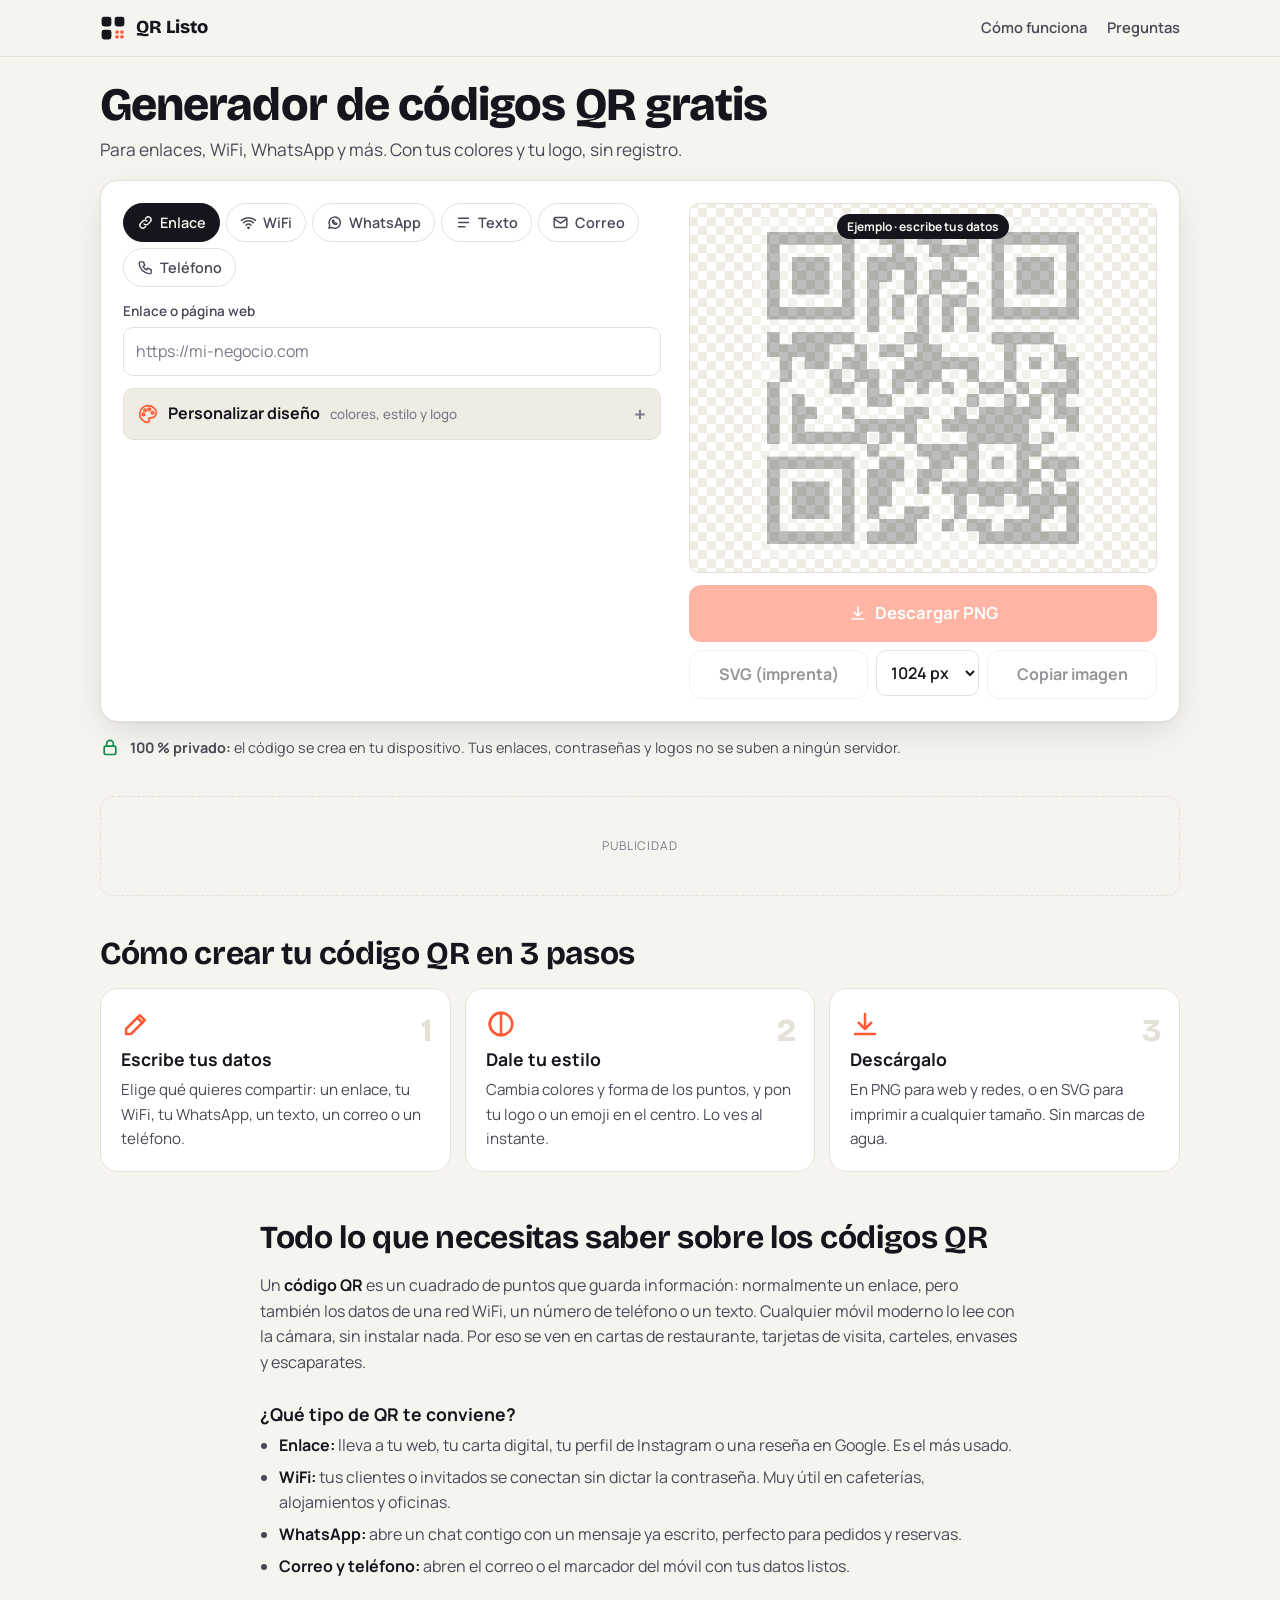
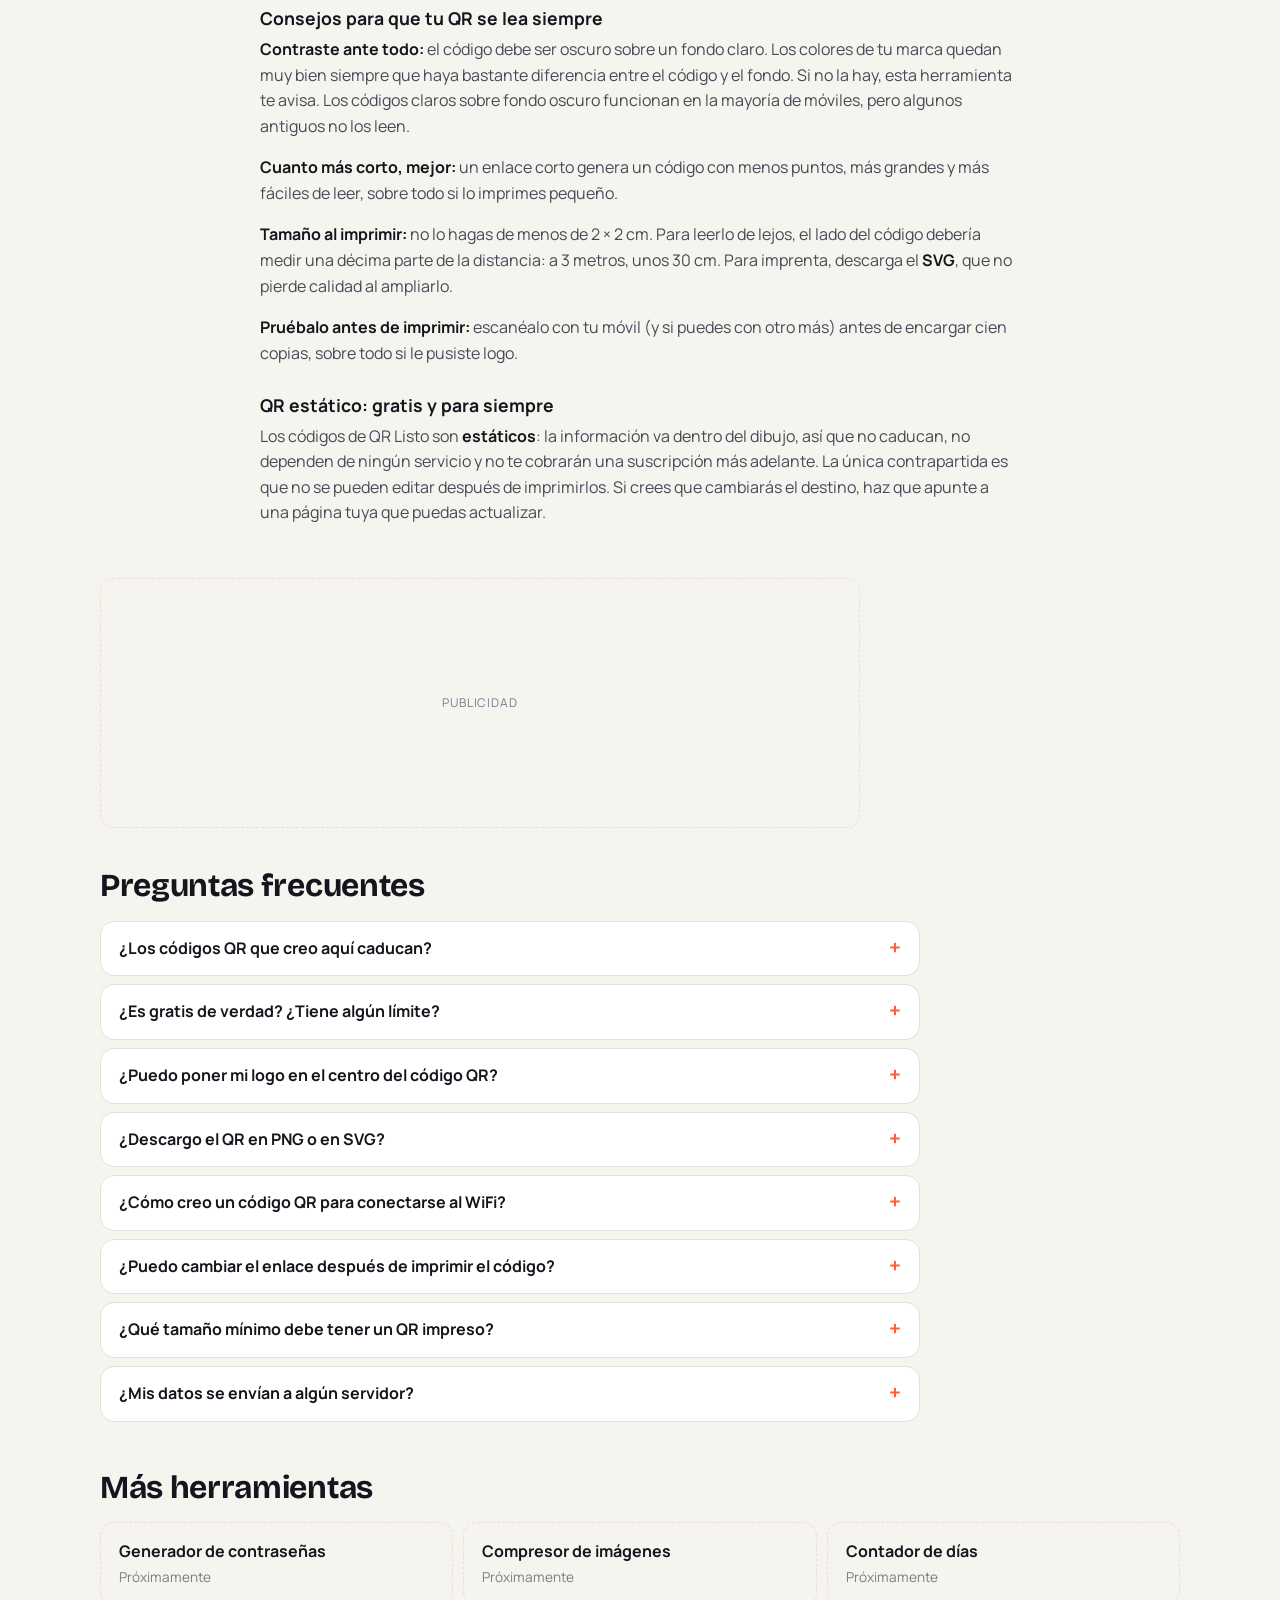
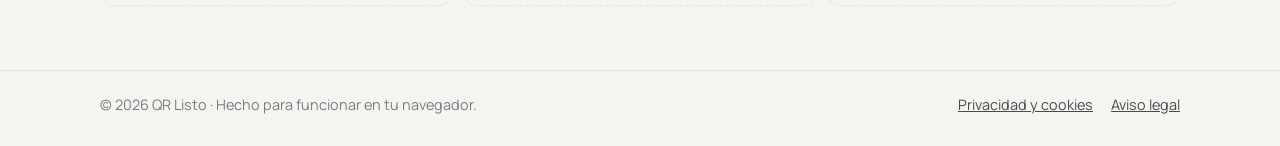
<file: generador-qr/index.html>
<!DOCTYPE html>
<html lang="es">
<head>
  <meta charset="utf-8" />
  <meta name="viewport" content="width=device-width, initial-scale=1" />
  <title>Generador de códigos QR gratis online | QR Listo</title>
  <meta name="description" content="Crea códigos QR gratis para enlaces, WiFi, WhatsApp y más. Con tus colores y logo, descarga PNG o SVG. Sin registro y 100 % privado." />
  <!-- TODO: cuando tengas tu dominio propio, cambia esta dirección (y la de og:url) -->
  <link rel="canonical" href="https://nicoache05.github.io/websites/generador-qr/" />
  <meta name="theme-color" content="#16151d" />

  <meta property="og:type" content="website" />
  <meta property="og:title" content="Generador de códigos QR gratis | QR Listo" />
  <meta property="og:description" content="QR para enlaces, WiFi y WhatsApp con tus colores y logo. Gratis, sin registro y sin subir nada a ningún servidor." />
  <meta property="og:url" content="https://nicoache05.github.io/websites/generador-qr/" />
  <meta property="og:image" content="assets/og-image.png" />
  <meta name="twitter:card" content="summary_large_image" />

  <link rel="icon" href="assets/favicon.svg?v=20261002" type="image/svg+xml" />

  <!-- TODO (cookies): cuando actives AdSense, pega aquí el aviso de cookies que te dé Google. -->

  <link rel="preconnect" href="https://fonts.googleapis.com" />
  <link rel="preconnect" href="https://fonts.gstatic.com" crossorigin />
  <link href="https://fonts.googleapis.com/css2?family=Bricolage+Grotesque:opsz,wght@12..96,700;12..96,800&family=Manrope:wght@400;500;600;700&display=swap" rel="stylesheet" />
  <link rel="stylesheet" href="styles.css?v=20261002" />

  <script type="application/ld+json">
  {
    "@context": "https://schema.org",
    "@type": "WebApplication",
    "name": "QR Listo — Generador de códigos QR",
    "description": "Generador de códigos QR gratis para enlaces, WiFi, WhatsApp, correo, teléfono y texto, con colores, estilos y logo. Funciona en tu navegador.",
    "applicationCategory": "UtilitiesApplication",
    "operatingSystem": "Cualquiera (navegador web)",
    "inLanguage": "es",
    "offers": { "@type": "Offer", "price": "0", "priceCurrency": "USD" }
  }
  </script>
  <script type="application/ld+json">
  {
    "@context": "https://schema.org",
    "@type": "FAQPage",
    "mainEntity": [
      { "@type": "Question", "name": "¿Los códigos QR que creo aquí caducan?",
        "acceptedAnswer": { "@type": "Answer", "text": "No. Son códigos QR estáticos: la información va dentro del propio dibujo, así que funcionan para siempre. Solo dejarían de servir si el enlace al que apuntan deja de existir." } },
      { "@type": "Question", "name": "¿Es gratis de verdad? ¿Tiene algún límite?",
        "acceptedAnswer": { "@type": "Answer", "text": "Sí, es gratis y sin límite. No necesitas registrarte, no hay marca de agua y puedes usar los códigos para fines comerciales." } },
      { "@type": "Question", "name": "¿Puedo poner mi logo en el centro del código QR?",
        "acceptedAnswer": { "@type": "Answer", "text": "Sí. Sube tu logo o elige un emoji. Al hacerlo, el código se vuelve más resistente para que se pueda leer aunque el logo tape una parte. Aun así, escanéalo con tu móvil antes de imprimir muchas copias." } },
      { "@type": "Question", "name": "¿Descargo el QR en PNG o en SVG?",
        "acceptedAnswer": { "@type": "Answer", "text": "PNG es ideal para webs, redes sociales, WhatsApp y documentos. SVG es mejor para imprenta: se puede ampliar a cualquier tamaño sin perder calidad." } },
      { "@type": "Question", "name": "¿Cómo creo un código QR para conectarse al WiFi?",
        "acceptedAnswer": { "@type": "Answer", "text": "Elige la pestaña WiFi, escribe el nombre de tu red y la contraseña, y descarga el código. Quien lo escanee con la cámara del móvil se conectará sin escribir la contraseña." } },
      { "@type": "Question", "name": "¿Puedo cambiar el enlace después de imprimir el código?",
        "acceptedAnswer": { "@type": "Answer", "text": "No. Un QR estático no se puede editar después. Si crees que cambiarás el destino, apunta el código a una página tuya cuyo contenido puedas actualizar." } },
      { "@type": "Question", "name": "¿Qué tamaño mínimo debe tener un QR impreso?",
        "acceptedAnswer": { "@type": "Answer", "text": "Como regla general, al menos 2 × 2 cm. Para leerlo de lejos, el lado del código debería medir una décima parte de la distancia de lectura: a 3 metros, unos 30 cm." } },
      { "@type": "Question", "name": "¿Mis datos se envían a algún servidor?",
        "acceptedAnswer": { "@type": "Answer", "text": "No. El código se crea dentro de tu propio navegador. Tus enlaces, contraseñas de WiFi y logos no salen de tu dispositivo." } }
    ]
  }
  </script>
</head>
<body>
  <a class="skip" href="#herramienta">Ir a la herramienta</a>

  <header class="site-header">
    <div class="wrap header-inner">
      <a class="brand" href="./" aria-label="QR Listo, inicio">
        <svg class="brand-mark" viewBox="0 0 32 32" aria-hidden="true"><rect x="2" y="2" width="12" height="12" rx="3"/><rect x="18" y="2" width="12" height="12" rx="3"/><rect x="2" y="18" width="12" height="12" rx="3"/><rect x="19" y="19" width="4" height="4" rx="1"/><rect x="25" y="25" width="4" height="4" rx="1"/><rect x="25" y="19" width="4" height="4" rx="1"/><rect x="19" y="25" width="4" height="4" rx="1"/></svg>
        <span>QR Listo</span>
      </a>
      <nav class="header-nav" aria-label="Principal">
        <a href="#como-funciona">Cómo funciona</a>
        <a href="#preguntas">Preguntas</a>
      </nav>
    </div>
  </header>

  <main>
    <section class="hero wrap" aria-labelledby="titulo">
      <h1 id="titulo">Generador de códigos QR gratis</h1>
      <p class="subtitle">Para enlaces, WiFi, WhatsApp y más. Con tus colores y tu logo, sin registro.</p>

      <div class="tool-card" id="herramienta" data-state="idle">
        <noscript><p class="noscript">Esta herramienta necesita JavaScript activado en tu navegador para crear el código QR.</p></noscript>

        <div class="tool-grid">
          <!-- ===== Columna de datos ===== -->
          <div class="tool-input">
            <div class="type-tabs" role="tablist" aria-label="Tipo de código QR">
              <button type="button" role="tab" class="tab" data-type="url" aria-selected="true">
                <svg viewBox="0 0 24 24" aria-hidden="true"><path d="M10 14a4 4 0 0 0 5.7 0l3-3a4 4 0 0 0-5.7-5.7l-1 1M14 10a4 4 0 0 0-5.7 0l-3 3a4 4 0 0 0 5.7 5.7l1-1"/></svg>Enlace</button>
              <button type="button" role="tab" class="tab" data-type="wifi" aria-selected="false">
                <svg viewBox="0 0 24 24" aria-hidden="true"><path d="M2 9a15 15 0 0 1 20 0M5 12.5a10 10 0 0 1 14 0M8.5 16a5 5 0 0 1 7 0"/><circle cx="12" cy="19.5" r="1"/></svg>WiFi</button>
              <button type="button" role="tab" class="tab" data-type="whatsapp" aria-selected="false">
                <svg viewBox="0 0 24 24" aria-hidden="true"><path d="M4 20l1.3-3.9A8 8 0 1 1 8 19z"/><path d="M9 9.5c0 3 2.5 5.5 5.5 5.5l1-1.5-2-1-1 1a4 4 0 0 1-2-2l1-1-1-2z"/></svg>WhatsApp</button>
              <button type="button" role="tab" class="tab" data-type="text" aria-selected="false">
                <svg viewBox="0 0 24 24" aria-hidden="true"><path d="M5 6h14M5 12h14M5 18h9"/></svg>Texto</button>
              <button type="button" role="tab" class="tab" data-type="email" aria-selected="false">
                <svg viewBox="0 0 24 24" aria-hidden="true"><rect x="3" y="5" width="18" height="14" rx="2"/><path d="M3 7l9 6 9-6"/></svg>Correo</button>
              <button type="button" role="tab" class="tab" data-type="tel" aria-selected="false">
                <svg viewBox="0 0 24 24" aria-hidden="true"><path d="M5 4h4l2 5-2.5 1.5a11 11 0 0 0 5 5L15 13l5 2v4a2 2 0 0 1-2 2A16 16 0 0 1 3 6a2 2 0 0 1 2-2"/></svg>Teléfono</button>
            </div>

            <form class="fields" id="qr-form" autocomplete="off" onsubmit="return false">
              <div class="panel" data-panel="url">
                <label class="field">
                  <span>Enlace o página web</span>
                  <input type="text" inputmode="url" name="url" placeholder="https://mi-negocio.com" />
                </label>
              </div>

              <div class="panel" data-panel="wifi" hidden>
                <label class="field">
                  <span>Nombre de la red (WiFi)</span>
                  <input type="text" name="ssid" placeholder="MiCasa_5G" />
                </label>
                <div class="row">
                  <label class="field grow">
                    <span>Contraseña</span>
                    <input type="text" name="wifipass" placeholder="La contraseña del WiFi" />
                  </label>
                  <label class="field">
                    <span>Seguridad</span>
                    <select name="wifisec">
                      <option value="WPA">WPA/WPA2</option>
                      <option value="WEP">WEP</option>
                      <option value="nopass">Sin contraseña</option>
                    </select>
                  </label>
                </div>
                <label class="check"><input type="checkbox" name="wifihidden" /> Red oculta</label>
              </div>

              <div class="panel" data-panel="whatsapp" hidden>
                <label class="field">
                  <span>Número con código de país</span>
                  <input type="tel" name="wanum" placeholder="+52 55 1234 5678" />
                </label>
                <label class="field">
                  <span>Mensaje inicial (opcional)</span>
                  <input type="text" name="wamsg" placeholder="Hola, quiero hacer un pedido" />
                </label>
              </div>

              <div class="panel" data-panel="text" hidden>
                <label class="field">
                  <span>Texto</span>
                  <textarea name="text" rows="3" placeholder="Escribe el texto que verá quien escanee el código"></textarea>
                </label>
              </div>

              <div class="panel" data-panel="email" hidden>
                <label class="field">
                  <span>Correo de destino</span>
                  <input type="email" name="mailto" placeholder="hola@mi-negocio.com" />
                </label>
                <label class="field">
                  <span>Asunto (opcional)</span>
                  <input type="text" name="mailsub" placeholder="Consulta" />
                </label>
              </div>

              <div class="panel" data-panel="tel" hidden>
                <label class="field">
                  <span>Número de teléfono</span>
                  <input type="tel" name="tel" placeholder="+34 600 123 456" />
                </label>
              </div>

              <details class="design" id="design">
                <summary>
                  <svg viewBox="0 0 24 24" aria-hidden="true"><circle cx="13.5" cy="6.5" r="1.5"/><circle cx="17.5" cy="10.5" r="1.5"/><circle cx="8.5" cy="7.5" r="1.5"/><circle cx="6.5" cy="12.5" r="1.5"/><path d="M12 2a10 10 0 0 0 0 20c1 0 1.5-.8 1.5-1.6 0-.4-.2-.8-.4-1.1-.3-.3-.4-.7-.4-1.1 0-.9.7-1.6 1.6-1.6H16a6 6 0 0 0 6-6C22 6 17.5 2 12 2z"/></svg>
                  Personalizar diseño <small>colores, estilo y logo</small>
                </summary>

                <div class="design-body">
                  <fieldset class="group">
                    <legend>Estilo</legend>
                    <div class="chips" data-style-chips>
                      <label class="chip"><input type="radio" name="style" value="clasico" checked /><span>Clásico</span></label>
                      <label class="chip"><input type="radio" name="style" value="redondeado" /><span>Redondeado</span></label>
                      <label class="chip"><input type="radio" name="style" value="puntos" /><span>Puntos</span></label>
                      <label class="chip"><input type="radio" name="style" value="elegante" /><span>Elegante</span></label>
                    </div>
                  </fieldset>

                  <div class="row colors">
                    <label class="color-field">
                      <input type="color" name="fg" value="#16151d" />
                      <span>Color del código</span>
                    </label>
                    <label class="color-field">
                      <input type="color" name="bg" value="#ffffff" />
                      <span>Color de fondo</span>
                    </label>
                    <label class="check"><input type="checkbox" name="transparent" /> Fondo transparente</label>
                  </div>

                  <fieldset class="group">
                    <legend>Centro del código</legend>
                    <div class="emojis" data-emojis>
                      <button type="button" class="emoji" data-emoji="🍽️" aria-label="Plato">🍽️</button>
                      <button type="button" class="emoji" data-emoji="☕" aria-label="Café">☕</button>
                      <button type="button" class="emoji" data-emoji="📶" aria-label="WiFi">📶</button>
                      <button type="button" class="emoji" data-emoji="⭐" aria-label="Estrella">⭐</button>
                      <button type="button" class="emoji" data-emoji="💬" aria-label="Mensaje">💬</button>
                      <button type="button" class="emoji" data-emoji="🛒" aria-label="Carrito">🛒</button>
                      <button type="button" class="emoji" data-emoji="📍" aria-label="Ubicación">📍</button>
                      <button type="button" class="emoji" data-emoji="❤️" aria-label="Corazón">❤️</button>
                    </div>
                    <div class="logo-row">
                      <label class="btn btn-ghost btn-sm">
                        <input type="file" name="logo" accept="image/png,image/jpeg,image/webp,image/svg+xml" hidden />
                        <svg viewBox="0 0 24 24" aria-hidden="true"><path d="M12 16V4M7 9l5-5 5 5M4 20h16"/></svg>
                        Subir mi logo
                      </label>
                      <button type="button" class="btn btn-link btn-sm" data-clear-center hidden>Quitar</button>
                    </div>
                  </fieldset>
                </div>
              </details>
            </form>
          </div>

          <!-- ===== Columna del resultado ===== -->
          <div class="tool-output">
            <div class="preview" data-preview>
              <div class="preview-canvas" data-qr aria-label="Vista previa del código QR" role="img"></div>
              <span class="preview-tag">Ejemplo · escribe tus datos</span>
            </div>
            <ul class="warnings" data-warnings aria-live="polite"></ul>

            <div class="downloads">
              <button type="button" class="btn btn-primary btn-big" data-download="png" disabled>
                <svg viewBox="0 0 24 24" aria-hidden="true"><path d="M12 4v12M7 11l5 5 5-5M4 20h16"/></svg>
                Descargar PNG
              </button>
              <div class="downloads-secondary">
                <button type="button" class="btn btn-ghost" data-download="svg" disabled>SVG (imprenta)</button>
                <label class="size-select">
                  <span class="sr">Tamaño del PNG</span>
                  <select name="size" data-size>
                    <option value="512">512 px</option>
                    <option value="1024" selected>1024 px</option>
                    <option value="2048">2048 px</option>
                  </select>
                </label>
                <button type="button" class="btn btn-ghost" data-copy hidden disabled>Copiar imagen</button>
              </div>
            </div>
            <p class="error-msg" data-error hidden></p>
          </div>
        </div>
      </div>

      <p class="privacy">
        <svg viewBox="0 0 24 24" aria-hidden="true"><rect x="5" y="11" width="14" height="10" rx="2"/><path d="M8 11V8a4 4 0 0 1 8 0v3"/></svg>
        <span><strong>100 % privado:</strong> el código se crea en tu dispositivo. Tus enlaces, contraseñas y logos no se suben a ningún servidor.</span>
      </p>
    </section>

    <div class="wrap">
      <div class="ad-slot ad-leaderboard" aria-hidden="true">
        <!-- PEGA AQUÍ TU CÓDIGO DE ADSENSE (bloque horizontal) -->
        <span>Publicidad</span>
      </div>
    </div>

    <section class="wrap section" id="como-funciona" aria-labelledby="como-titulo">
      <h2 id="como-titulo">Cómo crear tu código QR en 3 pasos</h2>
      <ol class="steps">
        <li>
          <svg viewBox="0 0 24 24" aria-hidden="true"><path d="M4 20h4L19 9l-4-4L4 16z"/><path d="M13 7l4 4"/></svg>
          <h3>Escribe tus datos</h3>
          <p>Elige qué quieres compartir: un enlace, tu WiFi, tu WhatsApp, un texto, un correo o un teléfono.</p>
        </li>
        <li>
          <svg viewBox="0 0 24 24" aria-hidden="true"><circle cx="12" cy="12" r="9"/><path d="M12 3a9 9 0 0 0 0 18z"/></svg>
          <h3>Dale tu estilo</h3>
          <p>Cambia colores y forma de los puntos, y pon tu logo o un emoji en el centro. Lo ves al instante.</p>
        </li>
        <li>
          <svg viewBox="0 0 24 24" aria-hidden="true"><path d="M12 4v12M7 11l5 5 5-5M4 20h16"/></svg>
          <h3>Descárgalo</h3>
          <p>En PNG para web y redes, o en SVG para imprimir a cualquier tamaño. Sin marcas de agua.</p>
        </li>
      </ol>
    </section>

    <article class="wrap section prose" aria-labelledby="guia-titulo">
      <h2 id="guia-titulo">Todo lo que necesitas saber sobre los códigos QR</h2>
      <p>Un <strong>código QR</strong> es un cuadrado de puntos que guarda información: normalmente un enlace, pero también los datos de una red WiFi, un número de teléfono o un texto. Cualquier móvil moderno lo lee con la cámara, sin instalar nada. Por eso se ven en cartas de restaurante, tarjetas de visita, carteles, envases y escaparates.</p>

      <h3>¿Qué tipo de QR te conviene?</h3>
      <ul>
        <li><strong>Enlace:</strong> lleva a tu web, tu carta digital, tu perfil de Instagram o una reseña en Google. Es el más usado.</li>
        <li><strong>WiFi:</strong> tus clientes o invitados se conectan sin dictar la contraseña. Muy útil en cafeterías, alojamientos y oficinas.</li>
        <li><strong>WhatsApp:</strong> abre un chat contigo con un mensaje ya escrito, perfecto para pedidos y reservas.</li>
        <li><strong>Correo y teléfono:</strong> abren el correo o el marcador del móvil con tus datos listos.</li>
      </ul>

      <h3>Consejos para que tu QR se lea siempre</h3>
      <p><strong>Contraste ante todo:</strong> el código debe ser oscuro sobre un fondo claro. Los colores de tu marca quedan muy bien siempre que haya bastante diferencia entre el código y el fondo. Si no la hay, esta herramienta te avisa. Los códigos claros sobre fondo oscuro funcionan en la mayoría de móviles, pero algunos antiguos no los leen.</p>
      <p><strong>Cuanto más corto, mejor:</strong> un enlace corto genera un código con menos puntos, más grandes y más fáciles de leer, sobre todo si lo imprimes pequeño.</p>
      <p><strong>Tamaño al imprimir:</strong> no lo hagas de menos de 2 × 2 cm. Para leerlo de lejos, el lado del código debería medir una décima parte de la distancia: a 3 metros, unos 30 cm. Para imprenta, descarga el <strong>SVG</strong>, que no pierde calidad al ampliarlo.</p>
      <p><strong>Pruébalo antes de imprimir:</strong> escanéalo con tu móvil (y si puedes con otro más) antes de encargar cien copias, sobre todo si le pusiste logo.</p>

      <h3>QR estático: gratis y para siempre</h3>
      <p>Los códigos de QR Listo son <strong>estáticos</strong>: la información va dentro del dibujo, así que no caducan, no dependen de ningún servicio y no te cobrarán una suscripción más adelante. La única contrapartida es que no se pueden editar después de imprimirlos. Si crees que cambiarás el destino, haz que apunte a una página tuya que puedas actualizar.</p>
    </article>

    <div class="wrap">
      <div class="ad-slot ad-content" aria-hidden="true">
        <!-- PEGA AQUÍ TU CÓDIGO DE ADSENSE (bloque dentro del contenido) -->
        <span>Publicidad</span>
      </div>
    </div>

    <section class="wrap section" id="preguntas" aria-labelledby="faq-titulo">
      <h2 id="faq-titulo">Preguntas frecuentes</h2>
      <div class="faq">
        <details>
          <summary>¿Los códigos QR que creo aquí caducan?</summary>
          <p>No. Son códigos QR estáticos: la información va dentro del propio dibujo, así que funcionan para siempre. Solo dejarían de servir si el enlace al que apuntan deja de existir.</p>
        </details>
        <details>
          <summary>¿Es gratis de verdad? ¿Tiene algún límite?</summary>
          <p>Sí, es gratis y sin límite. No necesitas registrarte, no hay marca de agua y puedes usar los códigos para fines comerciales.</p>
        </details>
        <details>
          <summary>¿Puedo poner mi logo en el centro del código QR?</summary>
          <p>Sí. Sube tu logo o elige un emoji. Al hacerlo, el código se vuelve más resistente para que se pueda leer aunque el logo tape una parte. Aun así, escanéalo con tu móvil antes de imprimir muchas copias.</p>
        </details>
        <details>
          <summary>¿Descargo el QR en PNG o en SVG?</summary>
          <p>PNG es ideal para webs, redes sociales, WhatsApp y documentos. SVG es mejor para imprenta: se puede ampliar a cualquier tamaño sin perder calidad.</p>
        </details>
        <details>
          <summary>¿Cómo creo un código QR para conectarse al WiFi?</summary>
          <p>Elige la pestaña WiFi, escribe el nombre de tu red y la contraseña, y descarga el código. Quien lo escanee con la cámara del móvil se conectará sin escribir la contraseña.</p>
        </details>
        <details>
          <summary>¿Puedo cambiar el enlace después de imprimir el código?</summary>
          <p>No. Un QR estático no se puede editar después. Si crees que cambiarás el destino, apunta el código a una página tuya cuyo contenido puedas actualizar.</p>
        </details>
        <details>
          <summary>¿Qué tamaño mínimo debe tener un QR impreso?</summary>
          <p>Como regla general, al menos 2 × 2 cm. Para leerlo de lejos, el lado del código debería medir una décima parte de la distancia de lectura: a 3 metros, unos 30 cm.</p>
        </details>
        <details>
          <summary>¿Mis datos se envían a algún servidor?</summary>
          <p>No. El código se crea dentro de tu propio navegador. Tus enlaces, contraseñas de WiFi y logos no salen de tu dispositivo.</p>
        </details>
      </div>
    </section>

    <section class="wrap section" aria-labelledby="mas-titulo">
      <h2 id="mas-titulo">Más herramientas</h2>
      <!-- Cuando crees otras herramientas, convierte cada tarjeta en un enlace <a href="otra-herramienta/"> -->
      <div class="more-tools">
        <div class="tool-teaser"><strong>Generador de contraseñas</strong><span>Próximamente</span></div>
        <div class="tool-teaser"><strong>Compresor de imágenes</strong><span>Próximamente</span></div>
        <div class="tool-teaser"><strong>Contador de días</strong><span>Próximamente</span></div>
      </div>
    </section>
  </main>

  <footer class="site-footer">
    <div class="wrap footer-inner">
      <p>© <span data-year>2026</span> QR Listo · Hecho para funcionar en tu navegador.</p>
      <nav aria-label="Legal">
        <a href="privacidad.html">Privacidad y cookies</a>
        <a href="aviso-legal.html">Aviso legal</a>
      </nav>
    </div>
  </footer>

  <script defer src="lib/vendor/qr-code-styling.js?v=20261002"></script>
  <script defer src="lib/manifest.js?v=20261002"></script>
  <script defer src="main.js?v=20261002"></script>
</body>
</html>
</file>
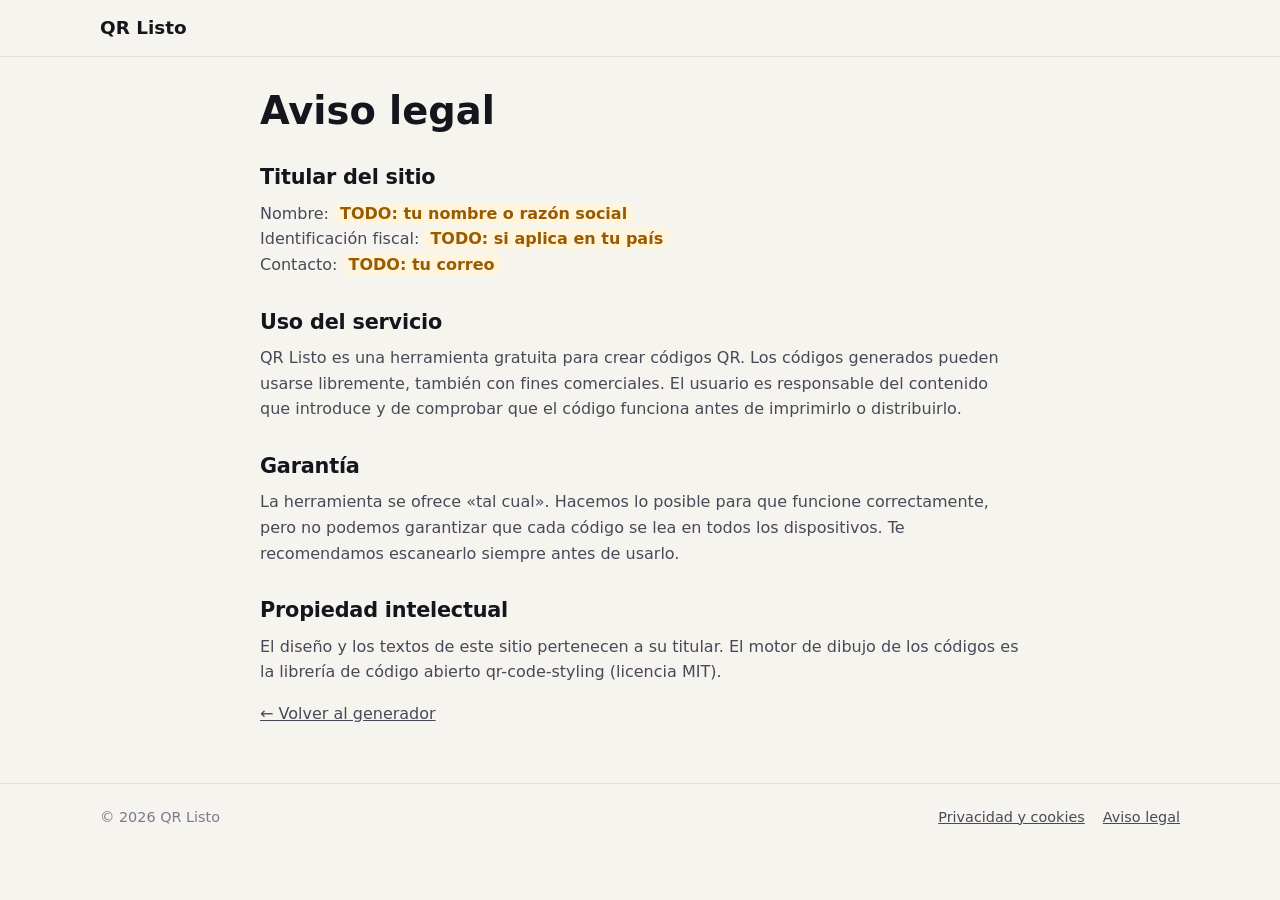
<file: generador-qr/aviso-legal.html>
<!DOCTYPE html>
<html lang="es">
<head>
  <meta charset="utf-8" />
  <meta name="viewport" content="width=device-width, initial-scale=1" />
  <title>Aviso legal | QR Listo</title>
  <meta name="robots" content="noindex" />
  <link rel="icon" href="assets/favicon.svg?v=20261002" type="image/svg+xml" />
  <link rel="stylesheet" href="styles.css?v=20261002" />
</head>
<body>
  <header class="site-header"><div class="wrap header-inner"><a class="brand" href="./"><span>QR Listo</span></a></div></header>
  <main class="wrap legal">
    <h1>Aviso legal</h1>

    <h2>Titular del sitio</h2>
    <p>Nombre: <span class="todo">TODO: tu nombre o razón social</span><br />
       Identificación fiscal: <span class="todo">TODO: si aplica en tu país</span><br />
       Contacto: <span class="todo">TODO: tu correo</span></p>

    <h2>Uso del servicio</h2>
    <p>QR Listo es una herramienta gratuita para crear códigos QR. Los códigos generados pueden usarse libremente, también con fines comerciales. El usuario es responsable del contenido que introduce y de comprobar que el código funciona antes de imprimirlo o distribuirlo.</p>

    <h2>Garantía</h2>
    <p>La herramienta se ofrece «tal cual». Hacemos lo posible para que funcione correctamente, pero no podemos garantizar que cada código se lea en todos los dispositivos. Te recomendamos escanearlo siempre antes de usarlo.</p>

    <h2>Propiedad intelectual</h2>
    <p>El diseño y los textos de este sitio pertenecen a su titular. El motor de dibujo de los códigos es la librería de código abierto qr-code-styling (licencia MIT).</p>
    <p><a href="./">← Volver al generador</a></p>
  </main>
  <footer class="site-footer"><div class="wrap footer-inner"><p>© 2026 QR Listo</p><nav aria-label="Legal"><a href="privacidad.html">Privacidad y cookies</a><a href="aviso-legal.html">Aviso legal</a></nav></div></footer>
</body>
</html>
</file>
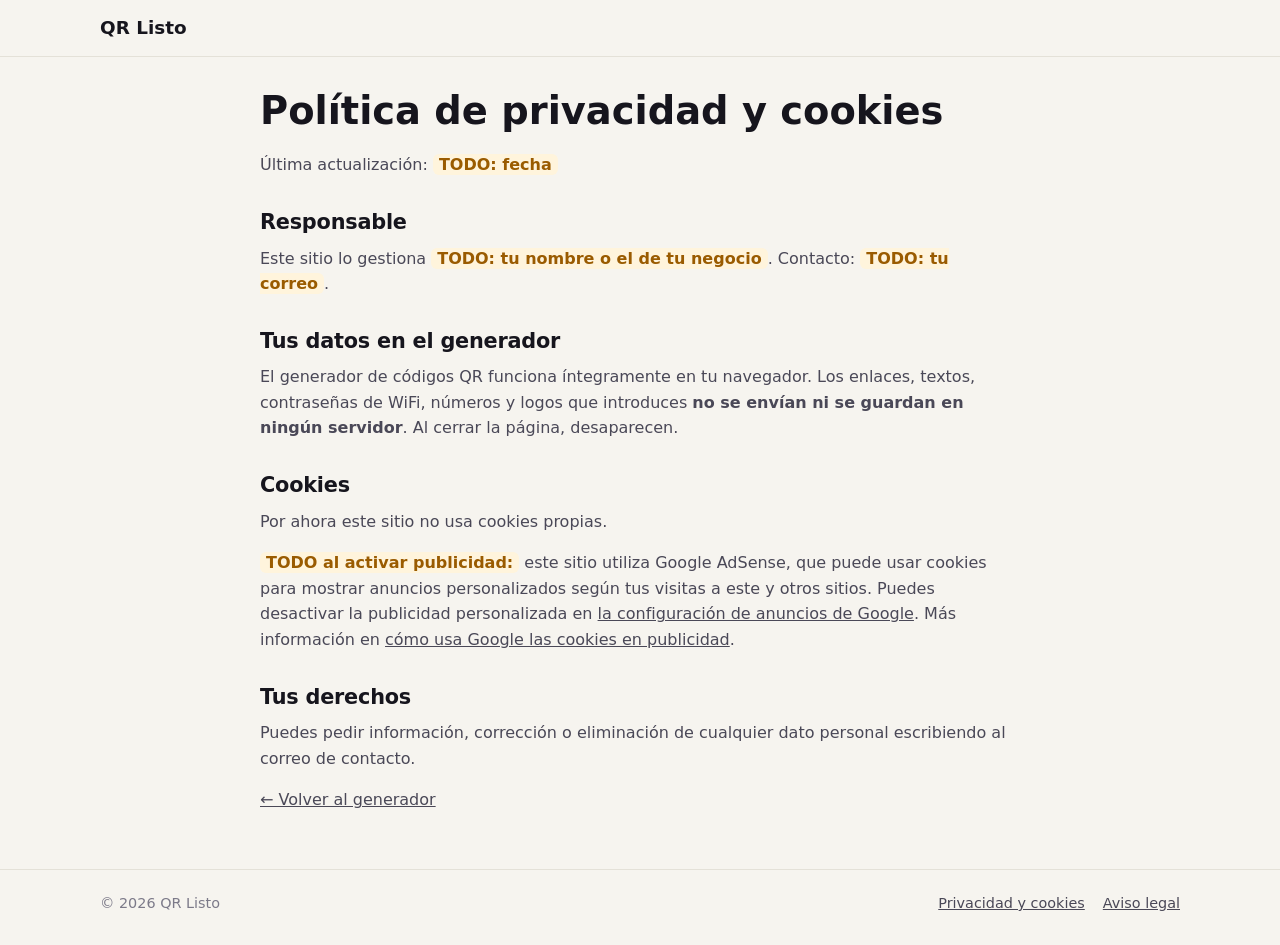
<file: generador-qr/privacidad.html>
<!DOCTYPE html>
<html lang="es">
<head>
  <meta charset="utf-8" />
  <meta name="viewport" content="width=device-width, initial-scale=1" />
  <title>Privacidad y cookies | QR Listo</title>
  <meta name="robots" content="noindex" />
  <link rel="icon" href="assets/favicon.svg?v=20261002" type="image/svg+xml" />
  <link rel="stylesheet" href="styles.css?v=20261002" />
</head>
<body>
  <header class="site-header"><div class="wrap header-inner"><a class="brand" href="./"><span>QR Listo</span></a></div></header>
  <main class="wrap legal">
    <h1>Política de privacidad y cookies</h1>
    <p>Última actualización: <span class="todo">TODO: fecha</span></p>

    <h2>Responsable</h2>
    <p>Este sitio lo gestiona <span class="todo">TODO: tu nombre o el de tu negocio</span>. Contacto: <span class="todo">TODO: tu correo</span>.</p>

    <h2>Tus datos en el generador</h2>
    <p>El generador de códigos QR funciona íntegramente en tu navegador. Los enlaces, textos, contraseñas de WiFi, números y logos que introduces <strong>no se envían ni se guardan en ningún servidor</strong>. Al cerrar la página, desaparecen.</p>

    <h2>Cookies</h2>
    <p>Por ahora este sitio no usa cookies propias.</p>
    <p><span class="todo">TODO al activar publicidad:</span> este sitio utiliza Google AdSense, que puede usar cookies para mostrar anuncios personalizados según tus visitas a este y otros sitios. Puedes desactivar la publicidad personalizada en <a href="https://adssettings.google.com" rel="nofollow">la configuración de anuncios de Google</a>. Más información en <a href="https://policies.google.com/technologies/ads" rel="nofollow">cómo usa Google las cookies en publicidad</a>.</p>

    <h2>Tus derechos</h2>
    <p>Puedes pedir información, corrección o eliminación de cualquier dato personal escribiendo al correo de contacto.</p>
    <p><a href="./">← Volver al generador</a></p>
  </main>
  <footer class="site-footer"><div class="wrap footer-inner"><p>© 2026 QR Listo</p><nav aria-label="Legal"><a href="privacidad.html">Privacidad y cookies</a><a href="aviso-legal.html">Aviso legal</a></nav></div></footer>
</body>
</html>
</file>
<file: generador-qr/styles.css>
/* =========================================================================
   QR Listo — styles.css
   1. Tokens  2. Base  3. Header  4. Hero + tool card  5. Fields
   6. Design panel  7. Output  8. Content  9. Ads  10. Footer  11. Legal
   ========================================================================= */

/* ---------- 1. Tokens ---------- */
:root {
  --ink: #16151d;
  --ink-2: #4a4857;
  --ink-3: #7c7a89;
  --paper: #f6f4ef;
  --card: #ffffff;
  --line: #e4e1d8;
  --soft: #efece4;
  --accent: #ff5a36;
  --accent-ink: #ffffff;
  --accent-soft: #ffe7e0;
  --warn: #9a5b00;
  --warn-bg: #fff4dc;
  --bad: #b42318;
  --bad-bg: #fde8e6;
  --radius: 18px;
  --radius-sm: 10px;
  --shadow: 0 1px 2px rgba(22, 21, 29, .05), 0 12px 40px -12px rgba(22, 21, 29, .18);
  --font: "Manrope", system-ui, -apple-system, "Segoe UI", Roboto, sans-serif;
  --display: "Bricolage Grotesque", "Manrope", system-ui, sans-serif;
}

@media (prefers-color-scheme: dark) {
  :root {
    --ink: #f3f1ea;
    --ink-2: #c3c0b6;
    --ink-3: #8f8c99;
    --paper: #121118;
    --card: #1c1b24;
    --line: #2f2d3a;
    --soft: #26252f;
    --accent-soft: #3a1f19;
    --warn: #ffcf7a;
    --warn-bg: #3a2c10;
    --bad: #ffb4ab;
    --bad-bg: #401814;
    --shadow: 0 1px 2px rgba(0, 0, 0, .3), 0 12px 40px -12px rgba(0, 0, 0, .6);
  }
}

/* ---------- 2. Base ---------- */
*, *::before, *::after { box-sizing: border-box; }
html { scroll-behavior: smooth; -webkit-text-size-adjust: 100%; }
body {
  margin: 0;
  font-family: var(--font);
  font-size: 16px;
  line-height: 1.6;
  color: var(--ink);
  background: var(--paper);
  -webkit-font-smoothing: antialiased;
}
img, svg { display: block; max-width: 100%; }
a { color: inherit; }
button, input, select, textarea { font: inherit; color: inherit; }
h1, h2, h3 { line-height: 1.15; margin: 0 0 .5em; }
h2 { font-family: var(--display); font-size: clamp(1.5rem, 1.2rem + 1.2vw, 2rem); letter-spacing: -.01em; }
h3 { font-size: 1.1rem; }
p { margin: 0 0 1em; }

.wrap { width: min(1080px, 100% - 32px); margin-inline: auto; }
.sr { position: absolute; width: 1px; height: 1px; overflow: hidden; clip: rect(0 0 0 0); white-space: nowrap; }
.skip { position: absolute; left: -9999px; top: 8px; background: var(--ink); color: var(--paper); padding: 8px 12px; border-radius: 8px; z-index: 10; }
.skip:focus { left: 8px; }
:focus-visible { outline: 3px solid var(--accent); outline-offset: 2px; }

@media (prefers-reduced-motion: reduce) {
  html { scroll-behavior: auto; }
}

/* ---------- 3. Header ---------- */
.site-header { border-bottom: 1px solid var(--line); background: var(--paper); }
.header-inner { display: flex; align-items: center; justify-content: space-between; height: 56px; }
.brand { display: inline-flex; align-items: center; gap: 10px; text-decoration: none; font-family: var(--display); font-weight: 800; font-size: 1.15rem; }
.brand-mark { width: 26px; height: 26px; fill: var(--ink); }
.brand-mark rect:nth-child(n+4) { fill: var(--accent); }
.header-nav { display: flex; gap: 20px; font-size: .92rem; font-weight: 600; }
.header-nav a { text-decoration: none; color: var(--ink-2); }
.header-nav a:hover { color: var(--ink); }
@media (max-width: 520px) { .header-nav { display: none; } }

/* ---------- 4. Hero + tool card ---------- */
.hero { padding: 22px 0 8px; }
.hero h1 {
  font-family: var(--display);
  font-weight: 800;
  font-size: clamp(1.6rem, 1.1rem + 2.6vw, 2.9rem);
  letter-spacing: -.02em;
  margin-bottom: 4px;
}
.subtitle { color: var(--ink-2); margin-bottom: 16px; font-size: clamp(.95rem, .9rem + .3vw, 1.08rem); }

.tool-card {
  background: var(--card);
  border: 1px solid var(--line);
  border-radius: var(--radius);
  box-shadow: var(--shadow);
  padding: 14px;
}
.noscript { margin: 0 0 12px; padding: 12px 14px; border-radius: var(--radius-sm); background: var(--warn-bg); color: var(--warn); font-weight: 600; }

.tool-grid { display: grid; gap: 16px; }
.tool-grid > * { min-width: 0; }
@media (min-width: 820px) {
  .tool-card { padding: 22px; }
  .tool-grid { grid-template-columns: minmax(0, 1.15fr) minmax(0, 1fr); gap: 28px; align-items: start; }
  .tool-output { position: sticky; top: 16px; }
}

/* Tabs */
.type-tabs {
  display: flex;
  gap: 6px;
  overflow-x: auto;
  scrollbar-width: none;
  margin: 0 -14px 12px;
  padding: 0 14px 2px;
}
.type-tabs::-webkit-scrollbar { display: none; }
@media (min-width: 820px) { .type-tabs { flex-wrap: wrap; margin: 0 0 14px; padding: 0; } }
.tab {
  flex: 0 0 auto;
  display: inline-flex; align-items: center; gap: 6px;
  border: 1px solid var(--line);
  background: var(--card);
  border-radius: 999px;
  padding: 7px 13px;
  font-size: .9rem; font-weight: 600;
  color: var(--ink-2);
  cursor: pointer;
  transition: background .15s, color .15s, border-color .15s;
}
.tab svg { width: 17px; height: 17px; fill: none; stroke: currentColor; stroke-width: 2; stroke-linecap: round; stroke-linejoin: round; }
.tab:hover { border-color: var(--ink-3); color: var(--ink); }
.tab[aria-selected="true"] { background: var(--ink); border-color: var(--ink); color: var(--paper); }

/* ---------- 5. Fields ---------- */
.fields { display: grid; gap: 12px; }
.panel { display: grid; gap: 10px; }
.panel[hidden] { display: none; }
.field { display: grid; gap: 4px; min-width: 0; }
.field > span { font-size: .85rem; font-weight: 600; color: var(--ink-2); }
.field input, .field select, .field textarea, .size-select select {
  width: 100%;
  border: 1.5px solid var(--line);
  background: var(--card);
  border-radius: var(--radius-sm);
  padding: 11px 12px;
  font-size: 1rem;
  transition: border-color .15s;
}
.field textarea { resize: vertical; min-height: 84px; }
.field input:focus, .field select:focus, .field textarea:focus { outline: none; border-color: var(--accent); }
.field input::placeholder, .field textarea::placeholder { color: var(--ink-3); }
.row { display: flex; gap: 10px; flex-wrap: wrap; align-items: end; }
.row .grow { flex: 1 1 180px; }
.check { display: inline-flex; align-items: center; gap: 8px; font-size: .92rem; color: var(--ink-2); cursor: pointer; }
.check input { width: 18px; height: 18px; accent-color: var(--accent); }

/* ---------- 6. Design panel ---------- */
.design { border: 1px solid var(--line); border-radius: var(--radius-sm); background: var(--soft); }
.design summary {
  display: flex; align-items: center; gap: 10px; flex-wrap: wrap;
  padding: 12px 14px;
  font-weight: 700;
  cursor: pointer;
  list-style: none;
}
.design summary::-webkit-details-marker { display: none; }
.design summary::after { content: "+"; margin-left: auto; font-size: 1.3rem; line-height: 1; color: var(--ink-3); }
.design[open] summary::after { content: "–"; }
.design summary small { font-weight: 500; color: var(--ink-3); }
.design summary svg { width: 20px; height: 20px; fill: none; stroke: var(--accent); stroke-width: 2; stroke-linecap: round; stroke-linejoin: round; }
.design-body { display: grid; gap: 14px; padding: 2px 14px 14px; }
.group { border: 0; margin: 0; padding: 0; }
.group legend { font-size: .85rem; font-weight: 600; color: var(--ink-2); margin-bottom: 6px; padding: 0; }

.chips { display: flex; flex-wrap: wrap; gap: 6px; }
.chip input { position: absolute; opacity: 0; pointer-events: none; }
.chip span {
  display: inline-block;
  border: 1.5px solid var(--line);
  background: var(--card);
  border-radius: 999px;
  padding: 6px 13px;
  font-size: .9rem; font-weight: 600;
  cursor: pointer;
}
.chip input:checked + span { border-color: var(--ink); background: var(--ink); color: var(--paper); }
.chip input:focus-visible + span { outline: 3px solid var(--accent); outline-offset: 2px; }

.colors { gap: 14px; align-items: center; }
.color-field { display: inline-flex; align-items: center; gap: 8px; font-size: .9rem; font-weight: 600; color: var(--ink-2); cursor: pointer; }
.color-field input {
  width: 40px; height: 40px; padding: 0;
  border: 1.5px solid var(--line); border-radius: 10px;
  background: var(--card); cursor: pointer;
}
.color-field input::-webkit-color-swatch-wrapper { padding: 3px; }
.color-field input::-webkit-color-swatch { border: 0; border-radius: 6px; }
.color-field input::-moz-color-swatch { border: 0; border-radius: 6px; }

.emojis { display: flex; flex-wrap: wrap; gap: 6px; margin-bottom: 10px; }
.emoji {
  width: 42px; height: 42px;
  border: 1.5px solid var(--line); border-radius: 10px;
  background: var(--card);
  font-size: 1.3rem; line-height: 1;
  cursor: pointer;
}
.emoji:hover { border-color: var(--ink-3); }
.emoji[aria-pressed="true"] { border-color: var(--accent); background: var(--accent-soft); }
.logo-row { display: flex; align-items: center; gap: 10px; flex-wrap: wrap; }
.logo-row .is-active { border-color: var(--accent); background: var(--accent-soft); }

/* Buttons */
.btn {
  display: inline-flex; align-items: center; justify-content: center; gap: 8px;
  border: 1.5px solid transparent;
  border-radius: 12px;
  padding: 11px 16px;
  font-weight: 700;
  cursor: pointer;
  text-decoration: none;
  transition: transform .12s, background .15s, border-color .15s, opacity .15s;
}
.btn svg { width: 18px; height: 18px; fill: none; stroke: currentColor; stroke-width: 2.2; stroke-linecap: round; stroke-linejoin: round; }
.btn:disabled { opacity: .45; cursor: not-allowed; }
.btn:not(:disabled):active { transform: translateY(1px); }
.btn-primary { background: var(--accent); color: var(--accent-ink); }
.btn-primary:not(:disabled):hover { background: #ee4a27; }
.btn-ghost { background: var(--card); border-color: var(--line); color: var(--ink); }
.btn-ghost:not(:disabled):hover { border-color: var(--ink-3); }
.btn-link { background: none; padding-inline: 4px; color: var(--ink-2); text-decoration: underline; }
.btn-sm { padding: 8px 12px; font-size: .9rem; }
.btn-big { width: 100%; padding: 14px 18px; font-size: 1.05rem; }
.btn.is-done { background: #138a4b; color: #fff; }

/* ---------- 7. Output ---------- */
.tool-output { display: grid; gap: 12px; }
.preview {
  position: relative;
  display: grid; place-items: center;
  padding: 14px;
  border-radius: var(--radius-sm);
  background:
    repeating-conic-gradient(var(--soft) 0% 25%, var(--card) 0% 50%) 50% / 18px 18px;
  border: 1px solid var(--line);
}
.preview-canvas { width: min(100%, 230px); aspect-ratio: 1; }
@media (min-width: 820px) { .preview-canvas { width: min(100%, 340px); } }
.preview-canvas canvas, .preview-canvas svg { width: 100% !important; height: auto !important; display: block; border-radius: 6px; }
.preview-tag {
  position: absolute; top: 10px; left: 50%; transform: translateX(-50%);
  background: var(--ink); color: var(--paper);
  font-size: .75rem; font-weight: 700;
  padding: 3px 10px; border-radius: 999px;
  white-space: nowrap;
}
.tool-card[data-state="idle"] .preview-canvas { opacity: .28; filter: grayscale(1); }
.tool-card:not([data-state="idle"]) .preview-tag { display: none; }

.warnings { list-style: none; margin: 0; padding: 0; display: grid; gap: 6px; }
.warnings:empty { display: none; }
.warnings li { font-size: .88rem; line-height: 1.45; padding: 8px 12px; border-radius: 10px; background: var(--warn-bg); color: var(--warn); }
.warnings li.bad { background: var(--bad-bg); color: var(--bad); font-weight: 600; }

.downloads { display: grid; gap: 8px; }
.downloads-secondary { display: flex; gap: 8px; flex-wrap: wrap; }
.downloads-secondary .btn { flex: 1 1 auto; }
.size-select select { width: auto; padding: 10px 10px; font-weight: 600; }
.error-msg { margin: 0; padding: 10px 12px; border-radius: 10px; background: var(--bad-bg); color: var(--bad); font-weight: 600; font-size: .92rem; }

.privacy {
  display: flex; align-items: flex-start; gap: 10px;
  margin: 14px 0 0;
  font-size: .9rem; color: var(--ink-2);
}
.privacy svg { flex: 0 0 auto; width: 20px; height: 20px; margin-top: 1px; fill: none; stroke: #138a4b; stroke-width: 2; stroke-linecap: round; stroke-linejoin: round; }

/* ---------- 8. Content ---------- */
.section { padding: 40px 0 8px; }
.steps { list-style: none; padding: 0; margin: 0; display: grid; gap: 14px; counter-reset: step; }
@media (min-width: 720px) { .steps { grid-template-columns: repeat(3, 1fr); } }
.steps li {
  counter-increment: step;
  position: relative;
  background: var(--card);
  border: 1px solid var(--line);
  border-radius: var(--radius);
  padding: 20px;
}
.steps li::before {
  content: counter(step);
  position: absolute; top: 16px; right: 18px;
  font-family: var(--display); font-weight: 800; font-size: 2rem; color: var(--line);
}
.steps svg { width: 30px; height: 30px; fill: none; stroke: var(--accent); stroke-width: 2; stroke-linecap: round; stroke-linejoin: round; margin-bottom: 10px; }
.steps p { color: var(--ink-2); margin: 0; font-size: .95rem; }

.prose { max-width: 760px; }
.prose h3 { margin-top: 1.6em; }
.prose p, .prose li { color: var(--ink-2); }
.prose strong { color: var(--ink); }
.prose ul { padding-left: 1.2em; margin: 0 0 1em; }
.prose li { margin-bottom: .4em; }

.faq { display: grid; gap: 8px; max-width: 820px; }
.faq details { background: var(--card); border: 1px solid var(--line); border-radius: 14px; }
.faq summary {
  padding: 14px 18px;
  font-weight: 700;
  cursor: pointer;
  list-style: none;
  display: flex; gap: 12px; justify-content: space-between;
}
.faq summary::-webkit-details-marker { display: none; }
.faq summary::after { content: "+"; color: var(--accent); font-size: 1.3rem; line-height: 1.1; }
.faq details[open] summary::after { content: "–"; }
.faq details p { padding: 0 18px 16px; margin: 0; color: var(--ink-2); }

.more-tools { display: grid; gap: 10px; grid-template-columns: repeat(auto-fit, minmax(210px, 1fr)); }
.tool-teaser {
  display: grid; gap: 2px;
  padding: 16px 18px;
  border: 1.5px dashed var(--line);
  border-radius: 14px;
}
.tool-teaser span { font-size: .85rem; color: var(--ink-3); }

/* ---------- 9. Ads (placeholders vacíos) ---------- */
.ad-slot {
  display: grid; place-items: center;
  margin: 28px 0 0;
  border: 1.5px dashed var(--line);
  border-radius: 12px;
  color: var(--ink-3);
  font-size: .75rem; letter-spacing: .08em; text-transform: uppercase;
}
.ad-leaderboard { min-height: 100px; }
.ad-content { min-height: 250px; max-width: 760px; }

/* ---------- 10. Footer ---------- */
.site-footer { margin-top: 56px; border-top: 1px solid var(--line); padding: 22px 0 30px; font-size: .9rem; color: var(--ink-3); }
.footer-inner { display: flex; flex-wrap: wrap; gap: 10px 24px; justify-content: space-between; align-items: center; }
.footer-inner p { margin: 0; }
.footer-inner nav { display: flex; gap: 18px; }
.footer-inner a { color: var(--ink-2); }

/* ---------- 11. Legal pages ---------- */
.legal { max-width: 760px; padding: 32px 0 0; }
.legal h1 { font-family: var(--display); font-size: clamp(1.7rem, 1.3rem + 1.5vw, 2.4rem); }
.legal h2 { font-size: 1.3rem; margin-top: 1.6em; }
.legal p, .legal li { color: var(--ink-2); }
.todo { background: var(--warn-bg); color: var(--warn); padding: 1px 6px; border-radius: 6px; font-weight: 600; }
</file>
